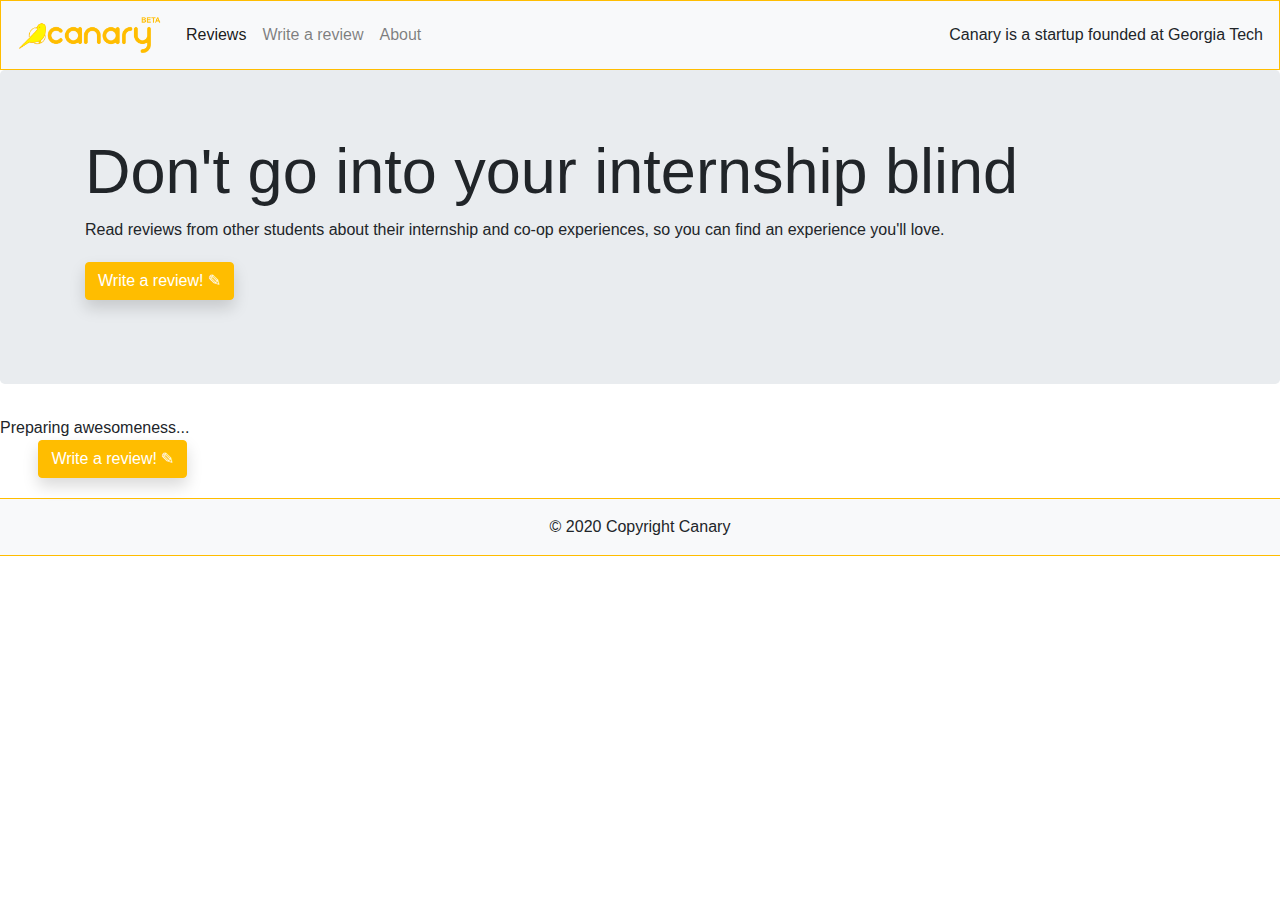
<file: index.html>
<!doctype html>
<!DOCTYPE html public "-//w3c//dtd html 4.01//en" "https://www.w3.org/tr/html4/strict.dtd">
<html lang="en">
  

  <head>
    <!-- Required meta tags -->
    <meta charset="utf-8">
    <meta name="viewport" content="width=device-width, initial-scale=1, shrink-to-fit=no">

    <!-- Bootstrap CSS -->
    <link rel="stylesheet" href="https://stackpath.bootstrapcdn.com/bootstrap/4.4.1/css/bootstrap.min.css" integrity="sha384-Vkoo8x4CGsO3+Hhxv8T/Q5PaXtkKtu6ug5TOeNV6gBiFeWPGFN9MuhOf23Q9Ifjh" crossorigin="anonymous">

    <!-- Sims P. CSS Internal -->
    <link rel="stylesheet" href="css/styles.css">
    <link rel="icon" href="images/canary-favicon.png">
    <title>Canary</title>



    
  </head>
  <body>

    <nav class="border border-canary-orange navbar navbar-expand-lg navbar-light bg-light">
      <a class="navbar-brand" href="#"><img class="resizeLogo" src="images/canaryLogo-img.png" href="index.html" alt=""></a>
      <button class="navbar-toggler" type="button" data-toggle="collapse" data-target="#navbarSupportedContent" aria-controls="navbarSupportedContent" aria-expanded="false" aria-label="Toggle navigation">
        <span class="navbar-toggler-icon"></span>
      </button>

      <div class="collapse navbar-collapse" id="navbarSupportedContent">
        <ul class="navbar-nav mr-auto">
          <li class="nav-item active">
            <a class="nav-link" href="index.html"> Reviews <span class="sr-only">(current)</span></a>
          </li>
          <li class="nav-item">
            
            <!-- Formstack link: -->
            <a class="nav-link" href="https://canarystudent.formstack.com/forms/canary" target="_blank">Write a review</a>
          <li class="nav-item">

            <!-- Airtable embed link: 
            <a class="nav-link" href="write.html" target="">Write a review</a>
          <li class="nav-item">
            -->
            
            <a class="nav-link" href="about.html">About</a>
          </li>
        </ul>
        <br>
        <ul class="navbar-nav ml-auto">
          <li class="nav-item">Canary is a startup founded at Georgia Tech</li>
        </ul>
      </div>
    </nav>




  <!-- Main jumbotron for a primary marketing message or call to action -->
  <div class="jumbotron">
    <div class="container">
      <h1 class="display-3 resize-jumbotron">Don't go into your internship <strong>blind</strong></h1>
      <p>Read reviews from other students about their internship and co-op experiences, so you can find an experience you'll love.</p>
      <div class="write-review-button-top">
        <!--
        <a class="shadow btn btn-primary bg-canary-orange border-canary-orange" href="write.html" role="button" target="">Write a review! ✎</a>
        -->
        <a class="shadow btn btn-primary bg-canary-orange border-canary-orange" href="https://canarystudent.formstack.com/forms/canary" role="button" target="_blank">Write a review! ✎</a>
        
      </div>
    </div>
  </div>











  <script type="text/javascript">app_id="5d1bb666c3eb0600104627ce";distribution_key="dist_10";api_domain="knack.com";</script>
  <script type="text/javascript" src="https://loader.knack.com/5d1bb666c3eb0600104627ce/dist_10/knack.js"></script>
  <div id="knack-dist_10">Preparing awesomeness...</div>



<div class="write-review-button-bottom">
  
  <!--
  <a class="shadow btn btn-primary bg-canary-orange border-canary-orange" href="write.html" role="button" target="">Write a review! ✎</a>
  -->
  <a class="shadow btn btn-primary bg-canary-orange border-canary-orange" href="https://canarystudent.formstack.com/forms/canary" role="button" target="_blank">Write a review! ✎</a>
  
</div>
    

<!-- Footer -->
<footer class="page-footer font-small border-top border-bottom border-canary-orange">
  <!-- Copyright -->
  <div class="footer-copyright text-center py-3 footer-color">
      © 2020 Copyright Canary
  </div>
  <!-- Copyright -->
</footer>
<!-- Footer -->













    <!-- Optional JavaScript -->
    <!-- jQuery first, then Popper.js, then Bootstrap JS -->
    <script src="https://code.jquery.com/jquery-3.4.1.slim.min.js" integrity="sha384-J6qa4849blE2+poT4WnyKhv5vZF5SrPo0iEjwBvKU7imGFAV0wwj1yYfoRSJoZ+n" crossorigin="anonymous"></script>
    <script src="https://cdn.jsdelivr.net/npm/popper.js@1.16.0/dist/umd/popper.min.js" integrity="sha384-Q6E9RHvbIyZFJoft+2mJbHaEWldlvI9IOYy5n3zV9zzTtmI3UksdQRVvoxMfooAo" crossorigin="anonymous"></script>
    <script src="https://stackpath.bootstrapcdn.com/bootstrap/4.4.1/js/bootstrap.min.js" integrity="sha384-wfSDF2E50Y2D1uUdj0O3uMBJnjuUD4Ih7YwaYd1iqfktj0Uod8GCExl3Og8ifwB6" crossorigin="anonymous"></script>


    
  </body>
</html>
</file>
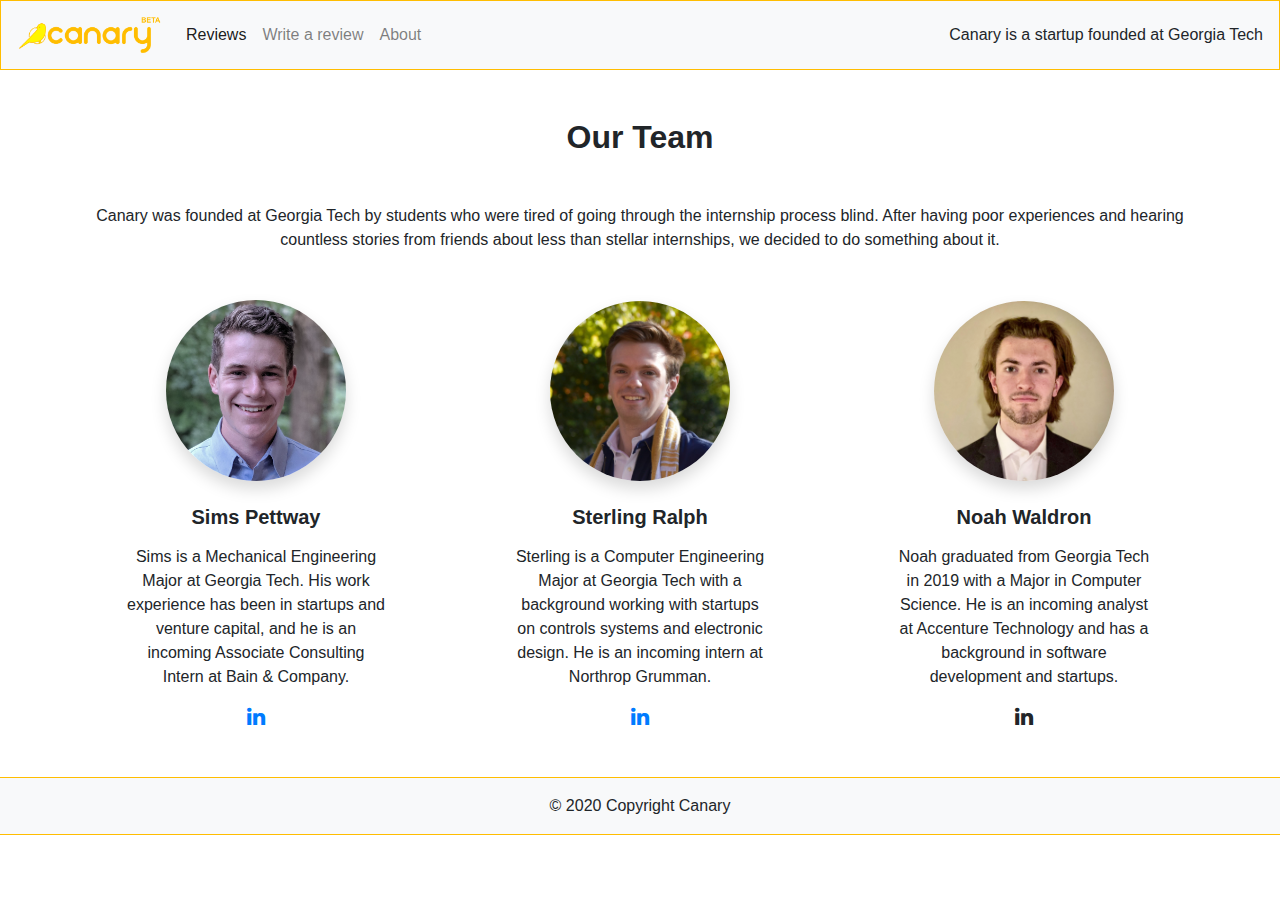
<file: about.html>
<!doctype html>
<!DOCTYPE html public "-//w3c//dtd html 4.01//en" "https://www.w3.org/tr/html4/strict.dtd">
<html lang="en">
  <head>
    <!-- Required meta tags -->
    <meta charset="utf-8">
    <meta name="viewport" content="width=device-width, initial-scale=1, shrink-to-fit=no">

    <!-- Bootstrap CSS -->
    <link rel="stylesheet" href="https://stackpath.bootstrapcdn.com/bootstrap/4.4.1/css/bootstrap.min.css" integrity="sha384-Vkoo8x4CGsO3+Hhxv8T/Q5PaXtkKtu6ug5TOeNV6gBiFeWPGFN9MuhOf23Q9Ifjh" crossorigin="anonymous">
    <link rel="stylesheet" href="https://cdnjs.cloudflare.com/ajax/libs/font-awesome/4.7.0/css/font-awesome.min.css">

    <!-- Sims P. CSS Internal -->
    <link rel="stylesheet" href="css/styles.css">
    <link rel="icon" href="images/canary-favicon.png">
    <title>Canary - About</title>
  </head>
  <body>

    <nav class="border border-canary-orange navbar navbar-expand-lg navbar-light bg-light">
      <a class="navbar-brand" href="#"><img class="resizeLogo" src="images/canaryLogo-img.png" href="index.html" alt=""></a>
      <button class="navbar-toggler" type="button" data-toggle="collapse" data-target="#navbarSupportedContent" aria-controls="navbarSupportedContent" aria-expanded="false" aria-label="Toggle navigation">
        <span class="navbar-toggler-icon"></span>
      </button>

      <div class="collapse navbar-collapse" id="navbarSupportedContent">
        <ul class="navbar-nav mr-auto">
          <li class="nav-item active">
            <a class="nav-link" href="index.html"> Reviews <span class="sr-only">(current)</span></a>
          </li>
          <li class="nav-item">
            <a class="nav-link" href="https://canarystudent.formstack.com/forms/canary" target="_blank">Write a review</a>
          <li class="nav-item">
            <a class="nav-link" href="about.html">About</a>
          </li>
        </ul>
        <br>
        <ul class="navbar-nav ml-auto">
          <li class="nav-item">Canary is a startup founded at Georgia Tech</li>
        </ul>




      </div>

    </nav>







    <!-- Section: Team v.1 -->
    <section class="about-page-margin team-section text-center my-5">

      <!-- Section heading -->
      <h2 class="h1-responsive font-weight-bold my-5">Our Team</h2>
      <!-- Section description -->
      <p class="grey-text w-responsive mx-auto mb-5">Canary was founded at Georgia Tech by students who were tired of going through the internship process blind. After having poor experiences and hearing countless stories from friends about less than stellar internships, we decided to do something about it.</p>

      <!-- Grid row -->
      <div class="row team-pictures-center">

        <!-- Sims -->
        <div class="col-lg-3 col-md-6 mb-lg-0 mb-5 team-pictures-center">
          <div class="avatar mx-auto">
            <img src="images/sims-img.png" class="shadow resize-team-images rounded-circle z-depth-1"
              alt="Sample avatar">
          </div>
          <h5 class="font-weight-bold mt-4 mb-3">Sims Pettway</h5>
          <p class="grey-text">Sims is a Mechanical Engineering Major at Georgia Tech. His work experience has been in startups and venture capital, and he is an incoming Associate Consulting Intern at Bain & Company.</p>
          <ul class="list-unstyled mb-0">
            <!-- Facebook -->
            <a class="p-2 fa-lg fb-ic" href="https://www.linkedin.com/in/sims-pettway-bb3470158/">
              <i class="fa fa-linkedin blue-text"> </i>
            </a>

          </ul>
        </div>
        <!-- Grid column -->


        <!-- Sterling -->
        <div class="col-lg-3 col-md-6 mb-lg-0 mb-5 team-pictures-center">
          <div class="avatar mx-auto">
            <img src="images/sterling-img.jfif" class="shadow resize-team-images rounded-circle z-depth-1"
              alt="Sample avatar">
          </div>
          <h5 class="font-weight-bold mt-4 mb-3">Sterling Ralph</h5>
          <p class="grey-text">Sterling is a Computer Engineering Major at Georgia Tech with a background working with startups on controls systems and electronic design. He is an incoming intern at Northrop Grumman.</p>
          <ul class="list-unstyled mb-0">
            <!-- Facebook -->
            <a class="p-2 fa-lg fb-ic" href="https://www.linkedin.com/in/seralphjr/">
              <i class="fa fa-linkedin blue-text"> </i>
            </a>

          </ul>
        </div>
        <!-- Grid column -->


        <!-- Noah -->
        <div class="col-lg-3 col-md-6 mb-lg-0 mb-5 team-pictures-center">
          <div class="avatar mx-auto">
            <img src="images/noah-img.png" class="shadow resize-team-images rounded-circle z-depth-1"
              alt="Sample avatar">
          </div>
          <h5 class="font-weight-bold mt-4 mb-3">Noah Waldron</h5>
          <p class="grey-text">Noah graduated from Georgia Tech in 2019 with a Major in Computer Science. He is an incoming analyst at Accenture Technology and has a background in software development and startups.</p>
          <ul class="list-unstyled mb-0">
            <!-- Facebook -->
            <a class="p-2 fa-lg fb-ic" >
              <i class="fa fa-linkedin blue-text"> </i>
            </a>

          </ul>
        </div>
        <!-- Grid column -->





      </div>
      <!-- Grid row -->



    </section>
    <!-- Section: Team v.1 -->








    <!-- Footer -->
    <footer class="page-footer font-small border-top border-bottom border-canary-orange">
      <!-- Copyright -->
      <div class="footer-copyright text-center py-3 footer-color">
          © 2020 Copyright Canary
      </div>
      <!-- Copyright -->
    </footer>
    <!-- Footer -->










    <!-- Optional JavaScript -->
    <!-- jQuery first, then Popper.js, then Bootstrap JS -->
    <script src="https://code.jquery.com/jquery-3.4.1.slim.min.js" integrity="sha384-J6qa4849blE2+poT4WnyKhv5vZF5SrPo0iEjwBvKU7imGFAV0wwj1yYfoRSJoZ+n" crossorigin="anonymous"></script>
    <script src="https://cdn.jsdelivr.net/npm/popper.js@1.16.0/dist/umd/popper.min.js" integrity="sha384-Q6E9RHvbIyZFJoft+2mJbHaEWldlvI9IOYy5n3zV9zzTtmI3UksdQRVvoxMfooAo" crossorigin="anonymous"></script>
    <script src="https://stackpath.bootstrapcdn.com/bootstrap/4.4.1/js/bootstrap.min.js" integrity="sha384-wfSDF2E50Y2D1uUdj0O3uMBJnjuUD4Ih7YwaYd1iqfktj0Uod8GCExl3Og8ifwB6" crossorigin="anonymous"></script>

  </body>
</html>
</file>
<file: css/styles.css>
.bg-canary-orange {
  background-color: #ffbd00;
}

.resizeLogo {
  height: 42px !important;
}

.border-canary-orange {
  border-color: #ffbd00 !important;
}

.footer-color {
  background-color: #f8f9fa;
  border-top: 2px;
}

.write-review-button-top {
  margin: 20px auto 20px 0;
}

.write-review-button-bottom {
  margin: 0 auto 20px 3%;
}

.resize-team-images {
  width: 20vh;
}

.about-page-margin {
  margin: auto 5% auto 5%;
}

.team-pictures-center {
  margin: auto;
}

.italics {

  font-weight: bold;
}

.resize-jumbotron {
  font-size: 7vh;
}

/* Left justifies the Knack results on main page */
div#kn-scene_39 {
  margin-left: 20px;
}

.invisible {
  display: none !important;
  opacity: 0 !important;
}

.kn-entries-summary {
  display: none !important;
}
</file>
